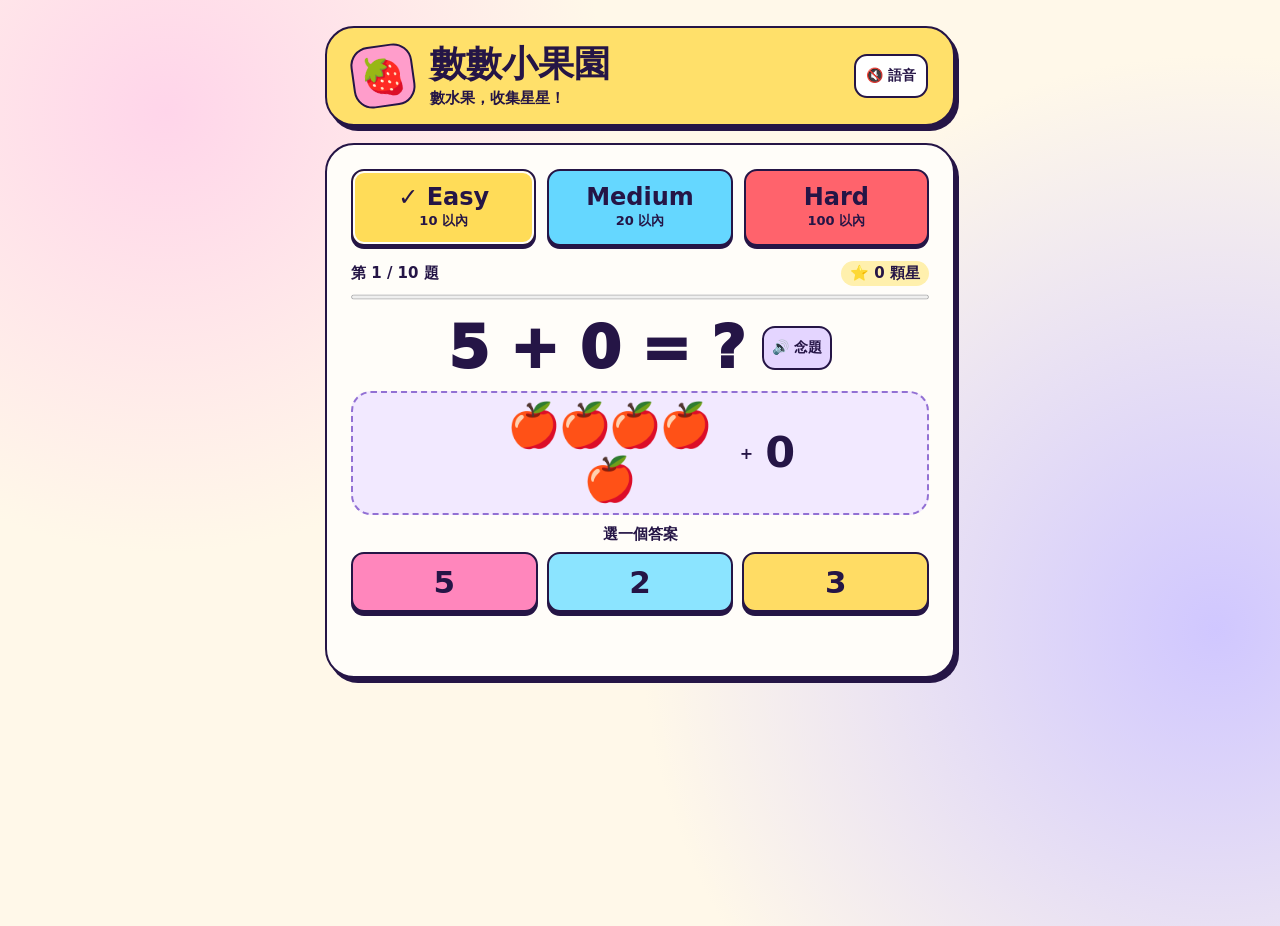
<file: index.html>
<!doctype html>
<html lang="zh-Hant">
<head>
<meta charset="utf-8">
<meta name="viewport" content="width=device-width, initial-scale=1">
<meta name="theme-color" content="#ffe06a">
<title>數數小果園</title>
<style>
:root {
  color-scheme: light;
  --ink: #251546;
  --paper: #fff8e9;
  --purple: #6d3bd3;
  --pink: #ff86bc;
  --yellow: #ffe06a;
  --mint: #aef2bf;
}
* { box-sizing: border-box; }
body {
  margin: 0;
  color: var(--ink);
  font-family: ui-rounded, system-ui, "PingFang TC", "Microsoft JhengHei", sans-serif;
  background:
    radial-gradient(circle at 13% 12%, #ffd5ea 0, transparent 32%),
    radial-gradient(circle at 95% 68%, #d0c7ff 0, transparent 42%),
    var(--paper);
  min-height: 100vh;
}
main { width: min(100% - 28px, 630px); margin: 26px auto 36px; }
h1, h2, p { margin: 0; }
.hero {
  display: flex;
  justify-content: space-between;
  align-items: center;
  gap: 10px;
  border: 2px solid var(--ink);
  border-radius: 29px;
  padding: 16px clamp(13px, 4vw, 25px);
  background: var(--yellow);
  box-shadow: 4px 5px 0 var(--ink);
  margin-bottom: 17px;
}
.hero-title { display: flex; align-items: center; gap: clamp(7px, 3vw, 16px); }
.mascot {
  display: grid;
  place-items: center;
  width: clamp(44px, 11vw, 62px);
  aspect-ratio: 1;
  background: #ff9dcb;
  border: 2px solid var(--ink);
  border-radius: 19px;
  font-size: clamp(25px, 6vw, 37px);
  transform: rotate(-8deg);
}
h1 { font-size: clamp(23px, 5.5vw, 36px); font-weight: 900; line-height: 1.13; }
.hero p { margin-top: 4px; font-size: clamp(12px, 2.9vw, 15px); font-weight: 650; }
.card {
  position: relative;
  padding: clamp(13px, 4vw, 24px);
  border: 2px solid var(--ink);
  border-radius: 29px;
  background: #fffdf9;
  box-shadow: 4px 5px 0 var(--ink);
}
.status {
  display: flex;
  align-items: center;
  justify-content: space-between;
  gap: 8px;
  flex-wrap: wrap;
}
button {
  font: inherit;
  color: inherit;
  min-height: 44px;
  border: 2px solid var(--ink);
  border-radius: 13px;
  background: #fff;
  padding: 5px 10px;
  font-weight: 800;
}
button { cursor: pointer; touch-action: manipulation; }
button:not(:disabled):active { transform: translateY(2px); }
button:focus-visible, [tabindex="-1"]:focus-visible {
  outline: 3px dashed var(--purple);
  outline-offset: 4px;
}
.primary { background: var(--purple); color: #fff; }
.difficulties {
  display: grid;
  grid-template-columns: repeat(3, minmax(0, 1fr));
  gap: clamp(5px, 2vw, 11px);
}
.difficulty {
  display: grid;
  align-content: center;
  gap: 1px;
  min-height: clamp(63px, 11vw, 77px);
  padding: 5px 2px;
  box-shadow: 0 3px 0 var(--ink);
}
.difficulty strong { font-size: clamp(15px, 4vw, 24px); line-height: 1.15; }
.difficulty small { font-size: clamp(11px, 2.8vw, 13px); }
.difficulty[data-limit="10"] { background: #ffdc58; }
.difficulty[data-limit="20"] { background: #65d7ff; }
.difficulty[data-limit="100"] { background: #ff636c; }
.difficulty[aria-pressed="true"] { box-shadow: inset 0 0 0 2px #fffdf9, 0 3px 0 var(--ink); }
.difficulty[aria-pressed="true"] strong::before { content: "✓ "; }
.voice { background: #fff; flex: none; font-size: 14px; }
.voice[aria-pressed="true"] { background: var(--mint); color: var(--ink); }
.status { margin: 15px 0 6px; font-weight: 800; font-size: 15px; }
#stars { padding: 3px 9px; border-radius: 999px; background: #fff0ad; }
progress { display: block; width: 100%; height: 10px; accent-color: var(--purple); }
progress::-webkit-progress-bar { background: #ede2ff; border-radius: 20px; }
progress::-webkit-progress-value { background: #8153ef; border-radius: 20px; }
progress::-moz-progress-bar { background: #8153ef; border-radius: 20px; }
.play, .result { text-align: center; margin-top: 13px; }
.prompt {
  display: flex;
  align-items: center;
  justify-content: center;
  flex-wrap: wrap;
  gap: clamp(6px, 3vw, 17px);
}
h2 { font-size: clamp(37px, 10vw, 59px); font-weight: 950; line-height: 1.13; }
#hear { background: #e4d5ff; font-size: 14px; padding-inline: 8px; }
.fruit-board {
  display: flex;
  align-items: center;
  justify-content: center;
  gap: clamp(5px, 2vw, 12px);
  min-height: 100px;
  margin: 10px 0;
  border: 2px dashed #9270d4;
  border-radius: 20px;
  padding: 8px;
  background: #f2e9ff;
  font-weight: 850;
}
.fruit-group {
  display: flex;
  flex-wrap: wrap;
  justify-content: center;
  gap: 4px;
  max-width: min(100%, 9.1em);
  font-size: clamp(26px, 6.6vw, 43px);
  line-height: 1.16;
}
.fruit-group.add { max-width: min(45%, 5.65em); }
.fruit { display: inline-block; text-align: center; width: 1.08em; }
.fruit-box {
  position: relative;
  display: inline-flex;
  align-items: center;
  gap: 3px;
  align-self: center;
  padding: 3px 5px;
  border: 2px solid #b180d5;
  border-radius: 10px;
  background: #fffdf9;
  font-size: .67em;
}
.fruit-box small { font-size: .6em; white-space: nowrap; }
.fruit-box .remaining {
  color: #642052;
  background: #ffd2e7;
  border-radius: 4px;
  padding: 1px 3px;
}
.fruit-box.removed { width: auto; }
.visual-hint { margin: -3px 0 8px; font-size: 13px; font-weight: 700; }
.fruit { position: relative; }
.removed { opacity: .55; }
.removed::after {
  content: "";
  position: absolute;
  inset: 48% 0 auto;
  height: 3px;
  background: #75244a;
  transform: rotate(-42deg);
}
#instruction { font-size: 15px; font-weight: 750; }
.options { display: grid; grid-template-columns: repeat(3, 1fr); gap: 9px; margin-top: 8px; }
.options button {
  min-height: 60px;
  font-size: 31px;
  background: var(--pink);
  box-shadow: 0 4px 0 var(--ink);
}
.options button:nth-child(2) { background: #8be4ff; }
.options button:nth-child(3) { background: #ffdc64; }
.options button.wrong { background: #f2e9f2; color: #654a67; box-shadow: none; }
.options button.right { background: #a0f6b2; animation: bounce .42s ease-out; }
.feedback { min-height: 1.45em; margin: 12px 0 6px; font-size: 15px; font-weight: 800; }
.primary { width: 100%; min-height: 48px; font-size: 17px; box-shadow: 0 3px 0 var(--ink); }
.voice-status { margin-top: 7px; font-size: 13px; text-align: center; }
.result { padding: 14px 0 0; }
.result-icon { font-size: 54px; display: block; margin-bottom: 8px; }
.result p { margin: 10px 0 16px; font-weight: 750; }
.confetti { position: absolute; inset: 0; overflow: hidden; pointer-events: none; border-radius: inherit; }
.confetti i {
  position: absolute;
  top: 70%;
  left: 50%;
  width: 9px;
  height: 13px;
  border-radius: 3px;
  background: var(--color);
  opacity: 0;
  animation: toss .72s ease-out forwards;
}
@keyframes toss {
  15% { opacity: 1; }
  100% { transform: translate(var(--x), var(--y)) rotate(var(--spin)); opacity: 0; }
}
@keyframes bounce {
  35% { transform: translateY(-7px) scale(1.07); }
  100% { transform: none; }
}
@media (max-width: 370px) {
  main { width: calc(100% - 20px); margin-top: 14px; }
  .hero { padding: 13px 9px; }
  .voice { padding-inline: 6px; font-size: 13px; }
}
@media (prefers-reduced-motion: reduce) {
  *, *::before, *::after { animation-duration: 0s !important; }
}
[hidden] { display: none !important; }
</style>
</head>
<body>
<main>
  <header class="hero">
    <div class="hero-title">
      <span class="mascot" aria-hidden="true">🍓</span>
      <div><h1>數數小果園</h1><p>數水果，收集星星！</p></div>
    </div>
    <button type="button" id="voice" class="voice" aria-label="語音" aria-pressed="false">🔇 語音</button>
  </header>
  <section class="card" aria-label="加減法練習">
    <div class="difficulties" role="group" aria-label="遊戲難度">
      <button type="button" class="difficulty" data-limit="10" aria-pressed="true">
        <strong>Easy</strong><small>10 以內</small>
      </button>
      <button type="button" class="difficulty" data-limit="20" aria-pressed="false">
        <strong>Medium</strong><small>20 以內</small>
      </button>
      <button type="button" class="difficulty" data-limit="100" aria-pressed="false">
        <strong>Hard</strong><small>100 以內</small>
      </button>
    </div>
    <div class="status"><span id="round"></span><span id="stars"></span></div>
    <progress id="progress" max="10" value="0" aria-label="答題進度"></progress>
    <div class="play" id="play">
      <div class="prompt">
        <h2 id="equation" tabindex="-1"></h2>
        <button type="button" id="hear">🔊 念題</button>
      </div>
      <div class="fruit-board" id="fruit-board" role="img"></div>
      <p id="visual-hint" class="visual-hint" hidden>每盒有 10 顆水果</p>
      <p id="instruction">選一個答案</p>
      <div class="options" id="options" role="group" aria-labelledby="instruction"></div>
      <p id="feedback" class="feedback" role="status"></p>
    </div>
    <div class="result" id="result" hidden>
      <span class="result-icon" aria-hidden="true">🏆</span>
      <h2 id="result-title" tabindex="-1">闖關完成！</h2>
      <p id="summary"></p>
      <button type="button" id="restart" class="primary">再玩一次</button>
    </div>
    <div id="confetti" class="confetti" aria-hidden="true"></div>
    <p id="voice-status" class="voice-status" role="status" hidden></p>
    <noscript>請開啟 JavaScript，才能開始遊戲。</noscript>
  </section>
</main>
<script>
"use strict";

const roundSize = 10;
const answerPauseMs = 2200;
const ui = Object.fromEntries(
  ["round", "stars", "progress", "play", "equation", "fruit-board",
    "options", "feedback", "result", "result-title", "summary", "restart",
    "voice", "hear", "confetti", "voice-status", "visual-hint"]
    .map(id => [id, document.getElementById(id)])
);
const difficultyButtons = document.querySelectorAll("[data-limit]");
let limit = 10;
let nextQuestionTimer;
let questions = [];
let index = 0;
let score = 0;
let answered = false;
let voiceEnabled = false;
const speech = window.speechSynthesis;
const fruitTypes = [
  {symbol: "🍎", name: "蘋果"},
  {symbol: "🍓", name: "草莓"},
  {symbol: "🍊", name: "橘子"},
  {symbol: "🍒", name: "櫻桃"},
  {symbol: "🍐", name: "梨子"}
];
const cheers = [
  "答對了！得到一顆星！",
  "好棒喔！又多一顆星！",
  "你數對了！送你一顆星！"
];

function taiwanVoice() {
  const voices = speech.getVoices().filter(voice => /^zh[-_]tw$/i.test(voice.lang));
  const femaleNames = /meijia|mei.?jia|hsiao.?chen|hsiao.?yu|yating|google.*台灣|美佳|曉臻|曉辰|曉雨|雅婷|hanhan|涵涵|ting.?ting/i;
  return voices.find(voice => femaleNames.test(voice.name)) ||
    voices.find(voice => /female|女聲/i.test(voice.name)) ||
    voices[0];
}

function voiceUnavailable() {
  ui["voice-status"].textContent = "這台裝置目前無法播放語音。";
  ui["voice-status"].hidden = false;
}

function speak(text) {
  if (!voiceEnabled) return;
  if (!speech || !window.SpeechSynthesisUtterance) {
    voiceUnavailable();
    return;
  }
  ui["voice-status"].hidden = true;
  speech.cancel();
  const utterance = new SpeechSynthesisUtterance(text);
  const voice = taiwanVoice();
  utterance.lang = "zh-TW";
  if (voice) utterance.voice = voice;
  utterance.rate = 0.84;
  utterance.pitch = 1.08;
  utterance.onerror = event => {
    if (!["canceled", "interrupted"].includes(event.error)) voiceUnavailable();
  };
  speech.speak(utterance);
}

function setVoice(enabled) {
  voiceEnabled = enabled;
  ui.voice.setAttribute("aria-pressed", String(enabled));
  ui.voice.textContent = enabled ? "🔊 語音" : "🔇 語音";
  if (!enabled) {
    ui["voice-status"].hidden = true;
    speech?.cancel();
  }
}

function readQuestion() {
  const {a, b, sign} = questions[index];
  const operation = sign === "+" ? "加" : "減";
  speak(a + " " + operation + " " + b + "，等於多少？");
}

function celebrate() {
  if (window.matchMedia("(prefers-reduced-motion: reduce)").matches) return;
  const colors = ["#fc66a4", "#25bfed", "#ffd940", "#a06bff", "#55d781"];
  const pieces = Array.from({length: 16}, (_, i) => {
    const piece = document.createElement("i");
    piece.style.setProperty("--color", colors[i % colors.length]);
    piece.style.setProperty("--x", ((i - 7.5) * 23) + "px");
    piece.style.setProperty("--y", (-70 - Math.random() * 175) + "px");
    piece.style.setProperty("--spin", (i * 50) + "deg");
    return piece;
  });
  ui.confetti.replaceChildren(...pieces);
}

function shuffle(items) {
  for (let i = items.length - 1; i > 0; i--) {
    const j = Math.floor(Math.random() * (i + 1));
    [items[i], items[j]] = [items[j], items[i]];
  }
  return items;
}

function newRound(focus = false) {
  clearTimeout(nextQuestionTimer);
  const additions = [];
  const subtractions = [];
  for (let a = 0; a <= limit; a++) {
    for (let b = 0; b <= limit; b++) {
      if (a + b <= limit) additions.push({a, b, sign: "+", answer: a + b});
      if (b <= a) subtractions.push({a, b, sign: "−", answer: a - b});
    }
  }
  shuffle(additions);
  shuffle(subtractions);
  const half = roundSize / 2;
  questions = shuffle([...additions.slice(0, half), ...subtractions.slice(0, half)]);
  index = 0;
  score = 0;
  ui.play.hidden = false;
  ui.result.hidden = true;
  showQuestion(focus);
  readQuestion();
}

function fruitGroup(fruitType, count, removed, grouped, isAdd = false) {
  const group = document.createElement("span");
  group.className = isAdd ? "fruit-group add" : "fruit-group";
  if (count === 0) {
    group.textContent = "0";
    return group;
  }

  const kept = count - removed;
  const boxes = grouped ? Math.floor(count / 10) : 0;
  for (let i = 0; i < boxes; i++) {
    const box = document.createElement("span");
    box.className = "fruit-box";
    box.textContent = fruitType.symbol;
    const label = document.createElement("small");
    const keptInBox = Math.max(0, Math.min(10, kept - i * 10));
    if (keptInBox === 0) box.classList.add("removed");
    if (keptInBox > 0 && keptInBox < 10) {
      label.className = "remaining";
      label.textContent = "剩 " + keptInBox;
    } else {
      label.textContent = "×10";
    }
    box.append(label);
    group.append(box);
  }

  for (let i = boxes * 10; i < count; i++) {
    const fruit = document.createElement("span");
    fruit.className = i >= kept ? "fruit removed" : "fruit";
    fruit.textContent = fruitType.symbol;
    group.append(fruit);
  }
  return group;
}

function showQuestion(focus) {
  const {a, b, sign, answer} = questions[index];
  const add = sign === "+";
  const fruit = fruitTypes[index % fruitTypes.length];
  const grouped = limit === 100;
  ui["visual-hint"].hidden = !grouped;
  answered = false;
  ui.confetti.replaceChildren();
  ui.round.textContent = "第 " + (index + 1) + " / " + roundSize + " 題";
  ui.stars.textContent = "⭐ " + score + " 顆星";
  ui.progress.value = index;
  ui.equation.textContent = a + " " + sign + " " + b + " = ?";
  ui["fruit-board"].replaceChildren();
  if (add) {
    const plus = document.createElement("span");
    plus.textContent = "+";
    ui["fruit-board"].append(fruitGroup(fruit, a, 0, grouped, true), plus, fruitGroup(fruit, b, 0, grouped, true));
    ui["fruit-board"].setAttribute("aria-label", a + " 顆" + fruit.name + "，再加 " + b + " 顆");
  } else {
    ui["fruit-board"].append(fruitGroup(fruit, a, b, grouped));
    ui["fruit-board"].setAttribute("aria-label", a + " 顆" + fruit.name + "，劃掉 " + b + " 顆");
  }
  ui.options.replaceChildren();
  ui.feedback.textContent = "";
  const candidates = [-10, -5, -3, -2, -1, 1, 2, 3, 5, 10]
    .map(offset => answer + offset)
    .filter(choice => choice >= 0 && choice <= limit);
  const choices = shuffle([answer, ...shuffle(candidates).slice(0, 2)]);
  for (const choice of choices) {
    const button = document.createElement("button");
    button.type = "button";
    button.textContent = choice;
    button.addEventListener("click", () => checkAnswer(button, choice === answer));
    ui.options.append(button);
  }
  if (focus) ui.equation.focus();
}

function checkAnswer(button, correct) {
  if (answered) return;
  if (!correct) {
    button.classList.add("wrong");
    button.disabled = true;
    ui.feedback.textContent = "再數一次水果，試試看！";
    speak("別急，再數一次水果，試試看！");
    ui.options.querySelector("button:not(:disabled)").focus();
    return;
  }
  answered = true;
  score++;
  button.classList.add("right");
  for (const option of ui.options.children) option.disabled = true;
  ui.stars.textContent = "⭐ " + score + " 顆星";
  ui.progress.value = score;
  const cheer = cheers[(score - 1) % cheers.length];
  ui.feedback.textContent = cheer + " ⭐";
  celebrate();
  speak(cheer);
  nextQuestionTimer = setTimeout(advanceQuestion, answerPauseMs);
}

function advanceQuestion() {
  index++;
  if (index < roundSize) {
    showQuestion(true);
    readQuestion();
    return;
  }
  ui.play.hidden = true;
  ui.result.hidden = false;
  ui.summary.textContent = "你完成了 " + roundSize + " 題，收集到 " + score + " 顆星！";
  ui["result-title"].focus();
  celebrate();
  speak("闖關完成！你收集到十顆星，太棒了！");
}

ui.voice.addEventListener("click", () => {
  setVoice(!voiceEnabled);
  if (ui.result.hidden && !answered) readQuestion();
  else if (voiceEnabled) speak(ui.result.hidden ? "答對了！" : "闖關完成！");
});
ui.hear.addEventListener("click", () => {
  setVoice(true);
  readQuestion();
});

for (const button of difficultyButtons) {
  button.addEventListener("click", () => {
    const selectedLimit = Number(button.dataset.limit);
    if (selectedLimit === limit) return;
    limit = selectedLimit;
    for (const item of difficultyButtons) {
      item.setAttribute("aria-pressed", String(item === button));
    }
    newRound();
  });
}
ui.restart.addEventListener("click", () => newRound(true));
newRound();
</script>
</body>
</html>
</file>
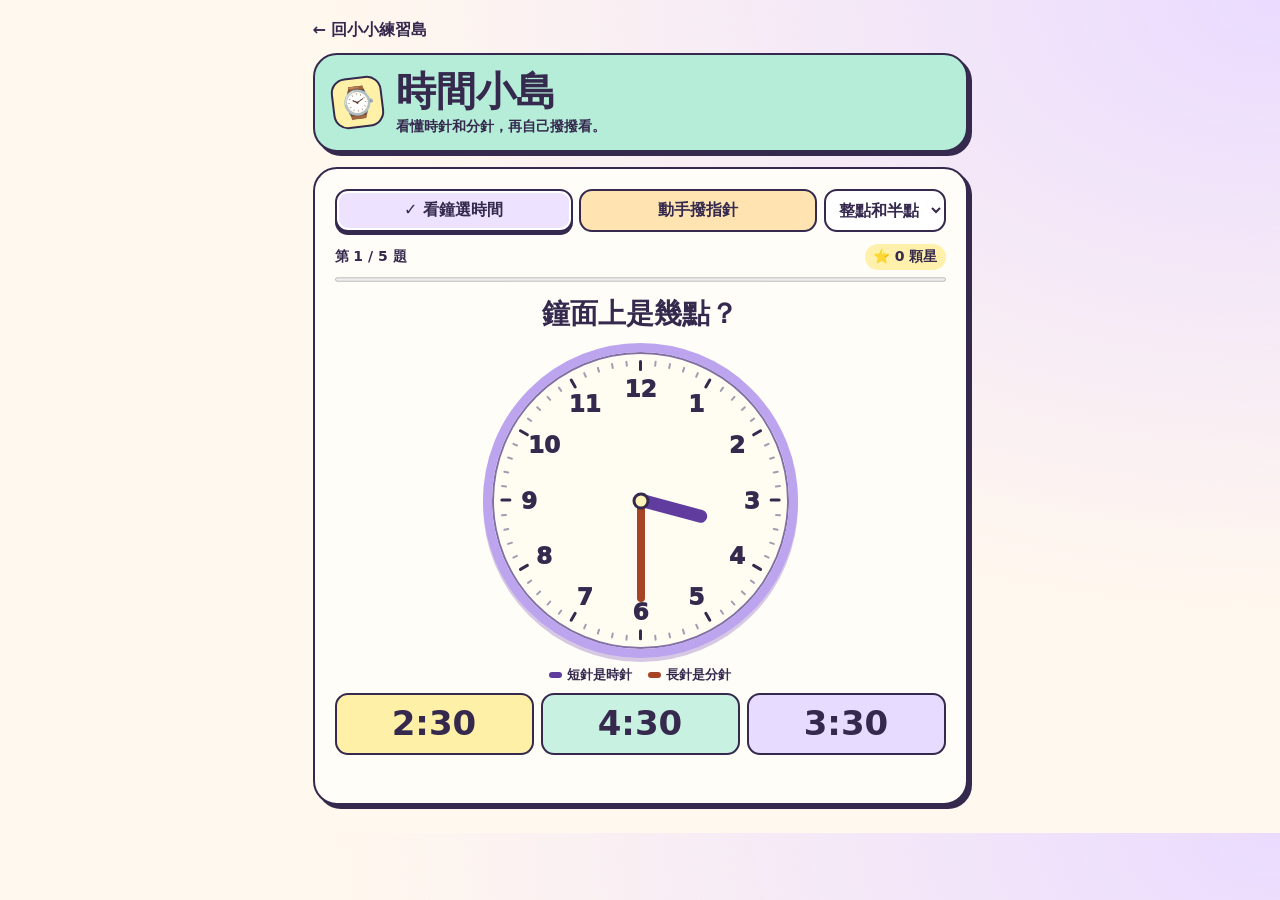
<file: clock.html>
<!doctype html>
<html lang="zh-Hant-TW">
<head>
<meta charset="utf-8"><meta name="viewport" content="width=device-width,initial-scale=1">
<meta name="theme-color" content="#fff8ee">
<title>時間小島｜小小練習島</title>
<style>
:root{color-scheme:light;--ink:#35294e;--violet:#613c9f;--mint:#b5edd9;--orange:#a74425;--paper:#fff8ee}
*{box-sizing:border-box}
body{margin:0;background:radial-gradient(ellipse at 100% 0%,#eadbff,transparent 52%),var(--paper);color:var(--ink);font-family:ui-rounded,"PingFang TC","Microsoft JhengHei",system-ui,sans-serif;line-height:1.4}
main{width:min(100% - 24px,655px);margin:10px auto 28px}
a{color:inherit}.back{display:inline-block;padding:9px 0;text-decoration:none;font-weight:850}
h1,h2,p{margin:0}
.hero,.panel{border:2px solid var(--ink);border-radius:24px;box-shadow:4px 4px 0 var(--ink)}
.hero{display:flex;align-items:center;gap:13px;margin:3px 0 15px;padding:13px 17px;background:var(--mint)}
.hero-icon{display:grid;place-items:center;flex:none;width:51px;height:51px;border:2px solid var(--ink);border-radius:15px;background:#fff1a8;font-size:30px;transform:rotate(-7deg)}
h1{font-size:clamp(28px,7vw,40px);font-weight:950;line-height:1.15}
.hero p{font-size:14px;font-weight:750;margin-top:3px}
.panel{background:#fffdf8;padding:clamp(10px,3vw,20px)}
button,select{font:inherit;color:inherit;background:#fff;border:2px solid var(--ink);border-radius:13px;min-height:43px;min-width:44px;padding:5px 9px;font-weight:850}
button{cursor:pointer;touch-action:manipulation}button:active:not(:disabled){transform:translateY(2px)}
a:focus-visible,button:focus-visible,select:focus-visible,[tabindex="-1"]:focus-visible{outline:3px dashed var(--violet);outline-offset:3px}
.toolbar{display:flex;gap:7px;flex-wrap:wrap;justify-content:space-between;align-items:center}
.modes{display:grid;grid-template-columns:repeat(2,minmax(0,1fr));gap:6px;flex:1}
.modes button{white-space:nowrap;background:#ede2ff}
.modes button:last-child{background:#ffe4b2}
.modes button[aria-pressed=true]{box-shadow:inset 0 0 0 2px white,0 3px 0 var(--ink)}
.modes button[aria-pressed=true]::before{content:"✓ "}
.status{display:flex;justify-content:space-between;align-items:center;font-size:14px;font-weight:850;margin:12px 0 5px}
#stars{background:#fff0ac;border-radius:99px;padding:3px 8px}
progress{display:block;width:100%;height:9px;accent-color:var(--violet)}
#play,#finished{text-align:center;margin-top:10px}
h2{font-size:clamp(20px,5vw,28px);font-weight:950}
#target{font-size:clamp(23px,7vw,37px);font-variant-numeric:tabular-nums;font-weight:950;color:var(--violet)}
.dial{
  position:relative;width:min(100%,315px);aspect-ratio:1;margin:10px auto 5px;
  border:9px solid #bca5ee;border-radius:50%;background:#fffcf1;
  box-shadow:0 4px 0 #794fb54e,inset 0 0 0 2px #8270a4;
  container-type:inline-size;isolation:isolate;user-select:none;
}
.dial.adjustable{touch-action:none;cursor:crosshair}
.tick,.number,.hand,.pin{position:absolute}
.tick{top:2.6%;left:calc(50% - 1px);width:2px;height:2%;border-radius:2px;background:#a39cb1;transform-origin:50% 2370%;transform:rotate(var(--angle))}
.tick.major{top:2.8%;height:3.6%;width:3px;left:calc(50% - 1.5px);background:var(--ink);transform-origin:50% 1311%}
.number{left:var(--x);top:var(--y);transform:translate(-50%,-50%);font-size:7.8cqw;font-weight:950;font-variant-numeric:tabular-nums}
.hand{z-index:2;left:50%;bottom:50%;transform:translateX(-50%) rotate(var(--turn));transform-origin:50% 100%;border-radius:999px 999px 3px 3px}
.hand::before{content:"";position:absolute;inset:0 -10px}
.hour{height:23%;width:13px;background:var(--violet);z-index:3}
.minute{height:34%;width:8px;background:var(--orange)}
.adjustable .hand{cursor:grab}
.pin{z-index:4;width:17px;aspect-ratio:1;left:50%;top:50%;transform:translate(-50%,-50%);background:#fff3b7;border:3px solid var(--ink);border-radius:50%;pointer-events:none}
.legend{display:flex;gap:16px;justify-content:center;font-size:13px;font-weight:850;margin-top:8px}
.legend span::before{content:"";display:inline-block;width:13px;height:6px;vertical-align:middle;border-radius:5px;margin-right:5px;background:var(--violet)}
.legend span:last-child::before{background:var(--orange)}
.choices,.hands{display:grid;gap:7px;margin-top:9px}
.choices{grid-template-columns:repeat(3,minmax(0,1fr))}
.choices button{font-size:clamp(21px,6vw,34px);font-variant-numeric:tabular-nums;background:#fff0a8;min-height:55px;padding-inline:0}
.choices button:nth-child(2){background:#c9f1e1}
.choices button:nth-child(3){background:#e7dcff}
.choices .right{background:#b8efd1}.choices .wrong{background:#f4edf2;color:#74576a}
.hands{grid-template-columns:repeat(2,minmax(0,1fr))}
.hand-control{display:grid;grid-template-columns:44px 1fr 44px;gap:3px;padding:3px;border:1px solid #d7cce6;border-radius:14px}
.hand-control button{min-width:0;padding-inline:2px}
.hand-control [aria-pressed=true]{background:#ede1ff;border-color:var(--violet)}
.hand-control:last-child [aria-pressed=true]{background:#ffe6cf;border-color:var(--orange)}
#feedback{min-height:1.4em;margin-top:6px;font-weight:850}
#help{margin-top:5px;font-size:13px}
.primary{background:var(--violet);color:white;width:100%;margin-top:8px}
.medal{font-size:50px}#finished p{margin:7px 0}
[hidden]{display:none!important}
@media(max-width:380px){.toolbar select{width:100%}.hand-control{grid-template-columns:35px 1fr 35px}.hand-control button{font-size:13px}}
</style>
</head>
<body>
<main>
<a class="back" href="./learn.html">← 回小小練習島</a>
<header class="hero"><span class="hero-icon" aria-hidden="true">⌚</span><div><h1>時間小島</h1><p>看懂時針和分針，再自己撥撥看。</p></div></header>
<section class="panel" aria-label="時鐘練習">
  <div class="toolbar">
    <div class="modes" role="group" aria-label="選擇玩法">
      <button type="button" data-mode="read" aria-pressed="true">看鐘選時間</button>
      <button type="button" data-mode="set" aria-pressed="false">動手撥指針</button>
    </div>
    <select id="level" aria-label="練習難度">
      <option value="30">整點和半點</option><option value="5">每 5 分鐘</option><option value="1">每 1 分鐘</option>
    </select>
  </div>
  <div class="status"><span id="count"></span><span id="stars">⭐ 0 顆星</span></div>
  <progress id="progress" max="5" value="0" aria-label="闖關進度"></progress>
  <div id="play">
    <h2 id="prompt" tabindex="-1">鐘面上是幾點？</h2>
    <p id="target" hidden></p>
    <div id="dial" class="dial" role="img" aria-label="請看鐘面上的時針和分針">
      <span id="minute" class="hand minute" data-hand="minute" aria-hidden="true"></span>
      <span id="hour" class="hand hour" data-hand="hour" aria-hidden="true"></span>
      <span class="pin" aria-hidden="true"></span>
    </div>
    <p class="legend"><span>短針是時針</span><span>長針是分針</span></p>
    <div id="choices" class="choices" role="group" aria-label="選擇時間"></div>
    <div id="adjust" hidden>
      <p id="help">可拖動指針，或按兩邊的 −、＋。</p>
      <div class="hands">
        <div class="hand-control" role="group" aria-label="調整時針">
          <button type="button" data-adjust="hour" data-step="-1" aria-label="時針退一小時">−</button>
          <button type="button" data-select="hour" aria-pressed="true">時針</button>
          <button type="button" data-adjust="hour" data-step="1" aria-label="時針進一小時">＋</button>
        </div>
        <div class="hand-control" role="group" aria-label="調整分針">
          <button type="button" data-adjust="minute" data-step="-1" aria-label="分針往回撥">−</button>
          <button type="button" data-select="minute" aria-pressed="false">分針</button>
          <button type="button" data-adjust="minute" data-step="1" aria-label="分針往前撥">＋</button>
        </div>
      </div>
      <button type="button" class="primary" id="check">檢查</button>
    </div>
    <p id="feedback" role="status"></p>
  </div>
  <div id="finished" hidden><span class="medal" aria-hidden="true">🏅</span><h2 id="finish-title" tabindex="-1">時間任務完成！</h2>
    <p>你收集了 5 顆星。</p><button type="button" class="primary" id="restart">再玩一次</button>
  </div>
  <noscript>請開啟 JavaScript 開始玩。</noscript>
</section>
</main>
<script src="./clock-game.js" defer></script>
</body>
</html>
</file>
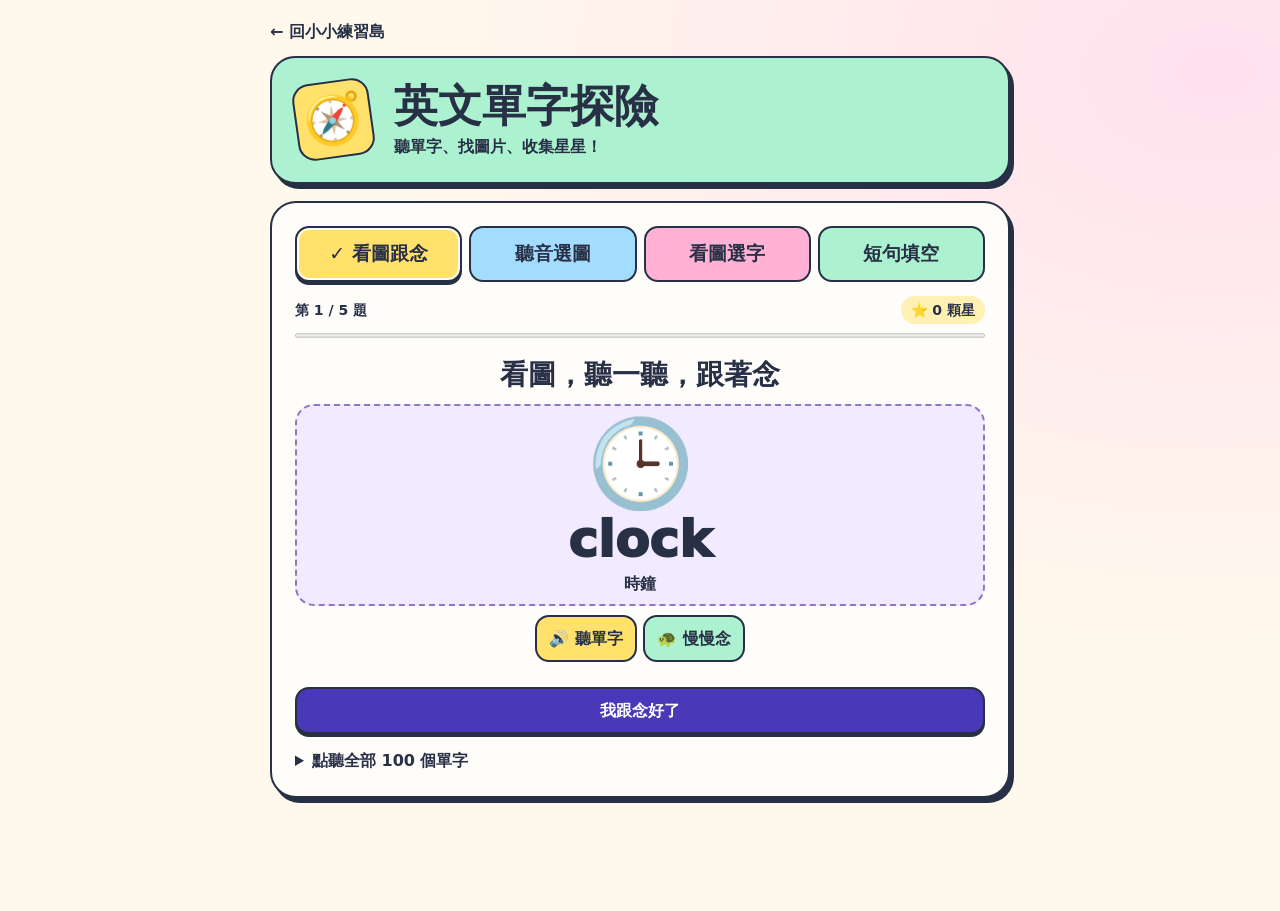
<file: english.html>
<!doctype html>
<html lang="zh-Hant-TW">
<head>
<meta charset="utf-8">
<meta name="viewport" content="width=device-width, initial-scale=1">
<meta name="theme-color" content="#fff8ec">
<meta name="description" content="看圖聽發音，玩遊戲認識 100 個英文單字。">
<title>英文單字探險｜小小練習島</title>
<style>
:root {
  color-scheme: light;
  --ink: #283046;
  --paper: #fff8ec;
  --mint: #acf2d0;
  --yellow: #ffe16c;
  --blue: #a2ddff;
  --pink: #ffb2d3;
  --navy: #4938b7;
}
* { box-sizing: border-box; }
body {
  margin: 0;
  min-height: 100vh;
  background: radial-gradient(ellipse at 95% 8%, #ffe1ee, transparent 48%), var(--paper);
  color: var(--ink);
  font-family: ui-rounded, "PingFang TC", "Microsoft JhengHei", system-ui, sans-serif;
  line-height: 1.45;
}
main { width: min(100% - 24px, 740px); margin: 11px auto 28px; }
a { color: inherit; }
h1, h2, p { margin: 0; }
button {
  min-height: 47px;
  padding: 5px 12px;
  border: 2px solid var(--ink);
  background: #fffdf9;
  border-radius: 14px;
  color: inherit;
  font: inherit;
  font-weight: 850;
  cursor: pointer;
  touch-action: manipulation;
}
button:active:not(:disabled) { transform: translateY(2px); }
a:focus-visible, button:focus-visible, input:focus-visible, [tabindex="-1"]:focus-visible { outline: 3px dashed var(--navy); outline-offset: 3px; }
.back { display: inline-block; padding: 9px 0; font-weight: 850; text-decoration: none; }
.hero {
  display: flex;
  align-items: center;
  gap: clamp(12px, 4vw, 22px);
  margin: 4px 0 17px;
  padding: clamp(13px, 4vw, 23px);
  border: 2px solid var(--ink);
  border-radius: 25px;
  background: var(--mint);
  box-shadow: 4px 5px 0 var(--ink);
}
.hero-icon {
  display: grid;
  place-items: center;
  width: clamp(50px, 15vw, 77px);
  aspect-ratio: 1;
  border: 2px solid var(--ink);
  border-radius: 17px;
  background: var(--yellow);
  transform: rotate(-8deg);
  flex: none;
  font-size: clamp(29px, 8vw, 48px);
}
h1 { font-size: clamp(26px, 7vw, 44px); line-height: 1.14; font-weight: 950; }
.hero p { font-size: clamp(13px, 3.5vw, 16px); margin-top: 4px; font-weight: 750; }
.panel {
  border: 2px solid var(--ink);
  border-radius: 26px;
  background: #fffdfa;
  padding: clamp(10px, 3.5vw, 23px);
  box-shadow: 4px 5px 0 var(--ink);
}
.activities, .answers { display: grid; grid-template-columns: repeat(3, minmax(0, 1fr)); gap: 7px; }
.activities { grid-template-columns: repeat(4, minmax(0, 1fr)); }
@media (max-width: 520px) { .activities { grid-template-columns: repeat(2, minmax(0, 1fr)); } }
.activity { padding-inline: 3px; font-size: clamp(13px, 3.7vw, 19px); min-height: 56px; }
.activity:nth-child(1) { background: var(--yellow); }
.activity:nth-child(2) { background: var(--blue); }
.activity:nth-child(3) { background: var(--pink); }
.activity:nth-child(4) { background: var(--mint); }
.activity[aria-pressed="true"] { box-shadow: inset 0 0 0 2px #fffdfa, 0 3px 0 var(--ink); }
.activity[aria-pressed="true"]::before { content: "✓ "; }
.status { display: flex; justify-content: space-between; align-items: center; gap: 8px; margin: 14px 0 7px; font-size: 14px; font-weight: 850; }
#stars { background: #fff0b4; padding: 4px 10px; border-radius: 99px; }
progress { display: block; width: 100%; height: 9px; accent-color: var(--navy); }
.play, .finished { text-align: center; margin-top: 15px; }
h2 { font-weight: 950; font-size: clamp(20px, 5vw, 28px); }
.clue {
  display: grid;
  justify-items: center;
  align-content: center;
  margin: 9px 0;
  padding: 9px 5px;
  min-height: 115px;
  border: 2px dashed #9176c6;
  border-radius: 19px;
  background: #f2eaff;
}
#picture, .trophy { font-size: clamp(50px, 16vw, 86px); line-height: 1.12; }
#word { font-size: clamp(29px, 10vw, 50px); font-weight: 950; line-height: 1.13; overflow-wrap: anywhere; }
#sentence { padding: 5px; font-size: clamp(21px, 5.5vw, 31px); font-weight: 900; }
#meaning { margin-top: 4px; font-weight: 750; }
.sound-tools { display: flex; flex-wrap: wrap; justify-content: center; gap: 6px; margin-top: 9px; }
.sound-tools button { background: var(--mint); }
#hear { background: var(--yellow); }
.answers { margin-top: 12px; }
.answer { background: var(--yellow); padding-inline: 1px; min-height: 62px; font-size: clamp(12px, 4vw, 23px); overflow-wrap: anywhere; box-shadow: 0 3px 0 var(--ink); }
.answer:nth-child(2) { background: var(--blue); }
.answer:nth-child(3) { background: var(--pink); }
.answer.picture { font-size: clamp(30px, 9vw, 53px); }
.answer.correct { background: var(--mint); }
.answer.wrong { background: #eee7ef; color: #544a63; }
.primary { width: 100%; background: var(--navy); color: white; margin-top: 13px; box-shadow: 0 3px 0 var(--ink); }
#feedback { min-height: 1.45em; margin-top: 11px; font-weight: 850; }
#feedback:empty { margin-top: 0; min-height: 0; }
#audio-status { margin-top: 6px; font-size: 13px; }
details { margin-top: 15px; }
summary { font-weight: 850; cursor: pointer; }
#word-search { margin-top: 9px; width: 100%; min-height: 44px; padding: 7px 10px; border: 2px solid var(--ink); border-radius: 12px; font: inherit; }
#no-matches { margin-top: 7px; }
.wordbank { display: grid; grid-template-columns: repeat(auto-fill, minmax(104px, 1fr)); gap: 5px; margin-top: 8px; }
.wordbank button { padding-inline: 4px; background: #e5f8f2; font-size: 14px; }
[hidden] { display: none !important; }
</style>
<script src="./english-audio.js?v=american-slow" defer></script>
<script src="./english.js?v=grade1" defer></script>
</head>
<body>
<main>
  <a class="back" href="./learn.html">← 回小小練習島</a>
  <header class="hero">
    <span class="hero-icon" aria-hidden="true">🧭</span>
    <div><h1>英文單字探險</h1><p>聽單字、找圖片、收集星星！</p></div>
  </header>
  <section class="panel" aria-label="英文單字練習">
    <div class="activities" role="group" aria-label="選擇練習">
      <button type="button" class="activity" data-mode="repeat" aria-pressed="true">看圖跟念</button>
      <button type="button" class="activity" data-mode="listen" aria-pressed="false">聽音選圖</button>
      <button type="button" class="activity" data-mode="read" aria-pressed="false">看圖選字</button>
      <button type="button" class="activity" data-mode="sentence" aria-pressed="false">短句填空</button>
    </div>
    <div class="status"><span id="round"></span><span id="stars"></span></div>
    <progress id="progress" aria-label="探險進度" value="0" max="5"></progress>
    <div id="play" class="play">
      <h2 id="prompt" tabindex="-1"></h2>
      <div class="clue" id="clue">
        <div id="picture" role="img"></div>
        <p id="word" lang="en"></p>
        <p id="sentence" lang="en" hidden></p>
        <p id="meaning"></p>
      </div>
      <div class="sound-tools" id="sound-tools">
        <button type="button" id="hear">🔊 聽單字</button>
        <button type="button" id="slow">🐢 慢慢念</button>
      </div>
      <div class="answers" id="answers" role="group" aria-label="選答案"></div>
      <p id="feedback" role="status"></p>
      <button class="primary" type="button" id="ready">我跟念好了</button>
    </div>
    <div class="finished" id="finished" hidden>
      <span class="trophy" aria-hidden="true">🏆</span>
      <h2 id="finish-title" tabindex="-1">探險完成！</h2>
      <p>你收集了 5 顆星 ⭐</p>
      <button type="button" class="primary" id="again">再玩一次</button>
    </div>
    <p id="audio-status" role="status" hidden></p>
    <audio id="audio" preload="none" hidden></audio>
    <noscript>請開啟 JavaScript 開始玩。</noscript>
    <details id="wordbank-area">
      <summary>點聽全部 100 個單字</summary>
      <input type="search" id="word-search" aria-label="搜尋單字" placeholder="輸入英文或中文搜尋">
      <p id="no-matches" role="status" hidden>找不到這個單字。</p>
      <div class="wordbank" id="wordbank"></div>
    </details>
  </section>
</main>
</body>
</html>
</file>
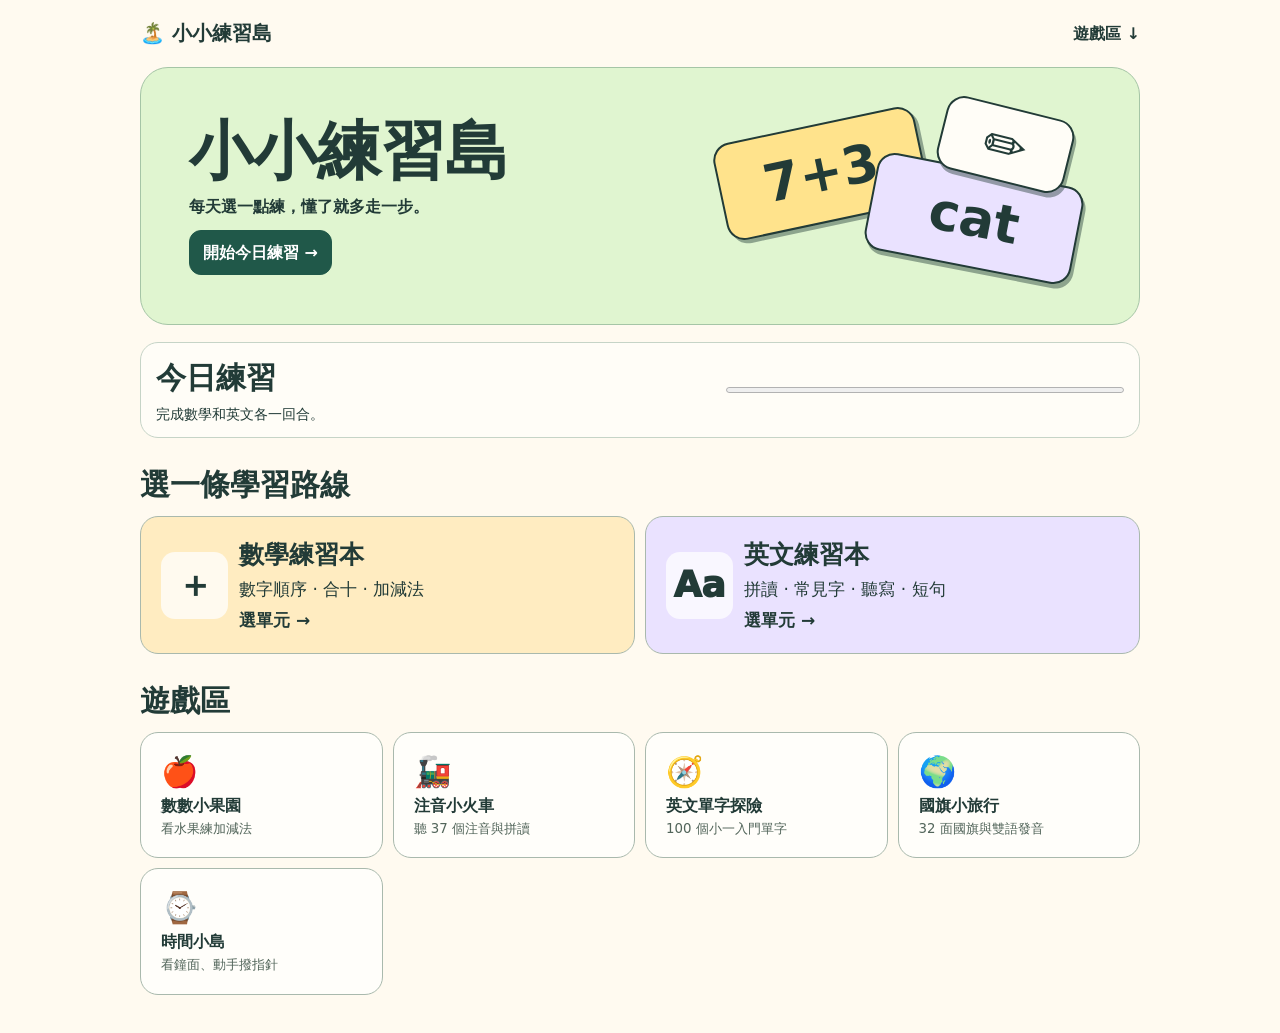
<file: learn.html>
<!doctype html>
<html lang="zh-Hant-TW">
<head>
<meta charset="utf-8"><meta name="viewport" content="width=device-width,initial-scale=1"><meta name="theme-color" content="#fffaf0">
<meta name="description" content="孩子的數學、英文、注音和國旗練習。">
<title>小小練習島</title>
<link rel="stylesheet" href="./island-practice.css">
<script src="./island-practice.js" defer></script>
</head>
<body>
<header class="nav wrap"><a class="brand" href="./learn.html"><span aria-hidden="true">🏝️</span> 小小練習島</a><a href="#games">遊戲區 ↓</a></header>
<main class="wrap" data-view="home">
  <section class="landing" aria-labelledby="title">
    <div><h1 id="title">小小練習島</h1><p>每天選一點練，懂了就多走一步。</p><a class="button primary" href="./practice.html?subject=math">開始今日練習 →</a></div>
    <div class="cover-art" aria-hidden="true"><div class="art-math">7+3</div><div class="art-english" lang="en">cat</div><div class="art-pencil">✏️</div></div>
  </section>
  <section class="daily" aria-labelledby="daily-title">
    <div><h2 id="daily-title">今日練習</h2><p id="daily-copy" aria-live="polite">完成數學和英文各一回合。</p></div>
    <progress id="daily-progress" max="2" value="0" aria-label="今日科目完成數"></progress>
  </section>
  <section aria-labelledby="routes-title">
    <h2 id="routes-title">選一條學習路線</h2>
    <div class="routes">
      <a class="route math" href="./practice.html?subject=math"><span class="stamp" aria-hidden="true">＋</span><strong>數學練習本</strong><span>數字順序 · 合十 · 加減法</span><span class="route-action">選單元 →</span></a>
      <a class="route literacy" href="./practice.html?subject=english"><span class="stamp" aria-hidden="true" lang="en">Aa</span><strong>英文練習本</strong><span>拼讀 · 常見字 · 聽寫 · 短句</span><span class="route-action">選單元 →</span></a>
    </div>
  </section>
  <section id="games" class="separate" aria-labelledby="games-title">
    <h2 id="games-title">遊戲區</h2>
    <div class="games">
      <a class="game-card" href="./index.html"><span aria-hidden="true">🍎</span><strong>數數小果園</strong><small>看水果練加減法</small></a>
      <a class="game-card" href="./zhuyin.html"><span aria-hidden="true">🚂</span><strong>注音小火車</strong><small>聽 37 個注音與拼讀</small></a>
      <a class="game-card" href="./english.html"><span aria-hidden="true">🧭</span><strong>英文單字探險</strong><small>100 個小一入門單字</small></a>
      <a class="game-card" href="./flags.html"><span aria-hidden="true">🌍</span><strong>國旗小旅行</strong><small>32 面國旗與雙語發音</small></a>
      <a class="game-card" href="./clock.html"><span aria-hidden="true">⌚</span><strong>時間小島</strong><small>看鐘面、動手撥指針</small></a>
    </div>
  </section>
</main>
</body>
</html>
</file>
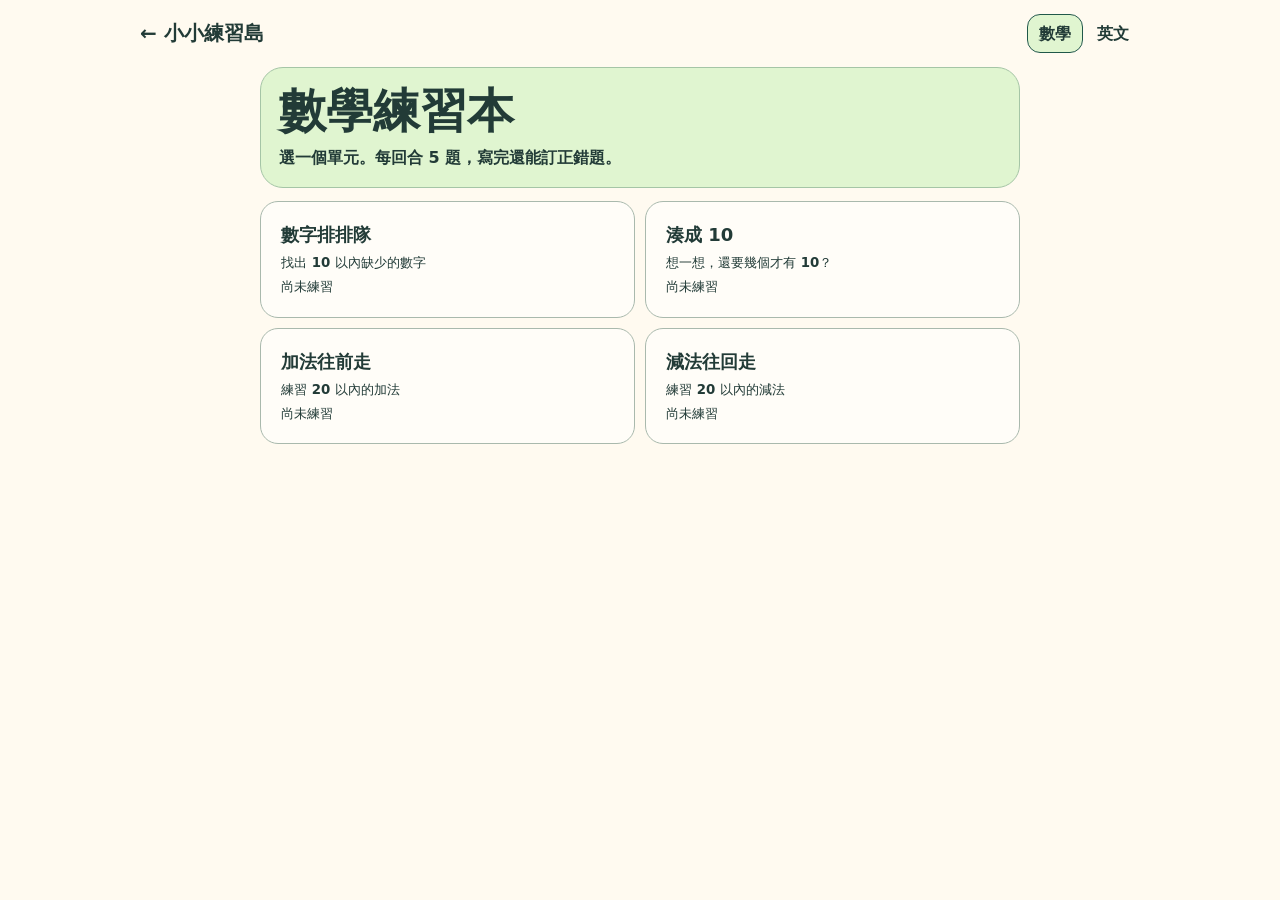
<file: practice.html>
<!doctype html>
<html lang="zh-Hant-TW">
<head>
<meta charset="utf-8"><meta name="viewport" content="width=device-width,initial-scale=1"><meta name="theme-color" content="#fffaf0">
<title>分級練習｜小小練習島</title>
<link rel="stylesheet" href="./island-practice.css">
<script src="./english-audio.js?v=american-slow" defer></script>
<script src="./island-practice.js" defer></script>
</head>
<body>
<header class="nav wrap"><a class="brand" href="./learn.html">← 小小練習島</a><nav aria-label="練習科目"><a id="math-tab" href="./practice.html?subject=math">數學</a><a id="english-tab" href="./practice.html?subject=english">英文</a></nav></header>
<main class="wrap book" data-view="practice">
  <header class="book-header"><h1 id="book-title">練習本</h1><p id="book-description">先選一個單元。</p></header>
  <section id="unit-list" class="units" aria-label="選擇單元"></section>
  <section id="exercise" class="paper" aria-label="作答區" hidden>
    <div class="paper-top"><span id="steps"></span><span id="timer" aria-label="已練習時間">00:00</span></div>
    <progress id="question-progress" max="5" value="0" aria-label="答題進度"></progress>
    <h2 id="question" tabindex="-1"></h2>
    <p id="hint"></p>
    <button id="listen" type="button" hidden>🔊 聽發音</button>
    <p id="audio-error" role="status" hidden>暫時無法播放，請再試一次。</p>
    <audio id="recording" hidden preload="none"></audio>
    <div id="visual" aria-hidden="true"></div>
    <details id="writing" open>
      <summary>✏️ 手寫練習</summary>
      <div class="writing-frame"><canvas id="canvas" width="780" height="180" aria-label="手寫草稿區"></canvas></div>
      <div class="writing-tools"><small>可用手指或觸控筆寫。用下方答案欄或選項批改。</small><button id="clear" type="button">清除手寫</button></div>
    </details>
    <form id="answer-form" hidden novalidate>
      <label for="answer" id="answer-label">輸入答案</label>
      <div class="answer-row"><input id="answer" autocomplete="off" autocorrect="off" autocapitalize="none" spellcheck="false"><button class="primary" type="submit">檢查</button></div>
    </form>
    <div id="choices" class="choices" role="group" aria-label="選答案" hidden></div>
    <p id="feedback" role="status"></p>
    <button class="primary" id="advance" type="button" hidden>下一題 →</button>
  </section>
  <section id="result" class="paper results" hidden>
    <h2 id="result-title" tabindex="-1">練習完成！</h2>
    <p id="result-copy"></p>
    <button class="warn" id="retry" type="button" hidden>訂正錯題</button>
    <button id="another" type="button">回單元選單</button>
  </section>
  <noscript>請開啟 JavaScript 以使用練習本。</noscript>
</main>
</body>
</html>
</file>
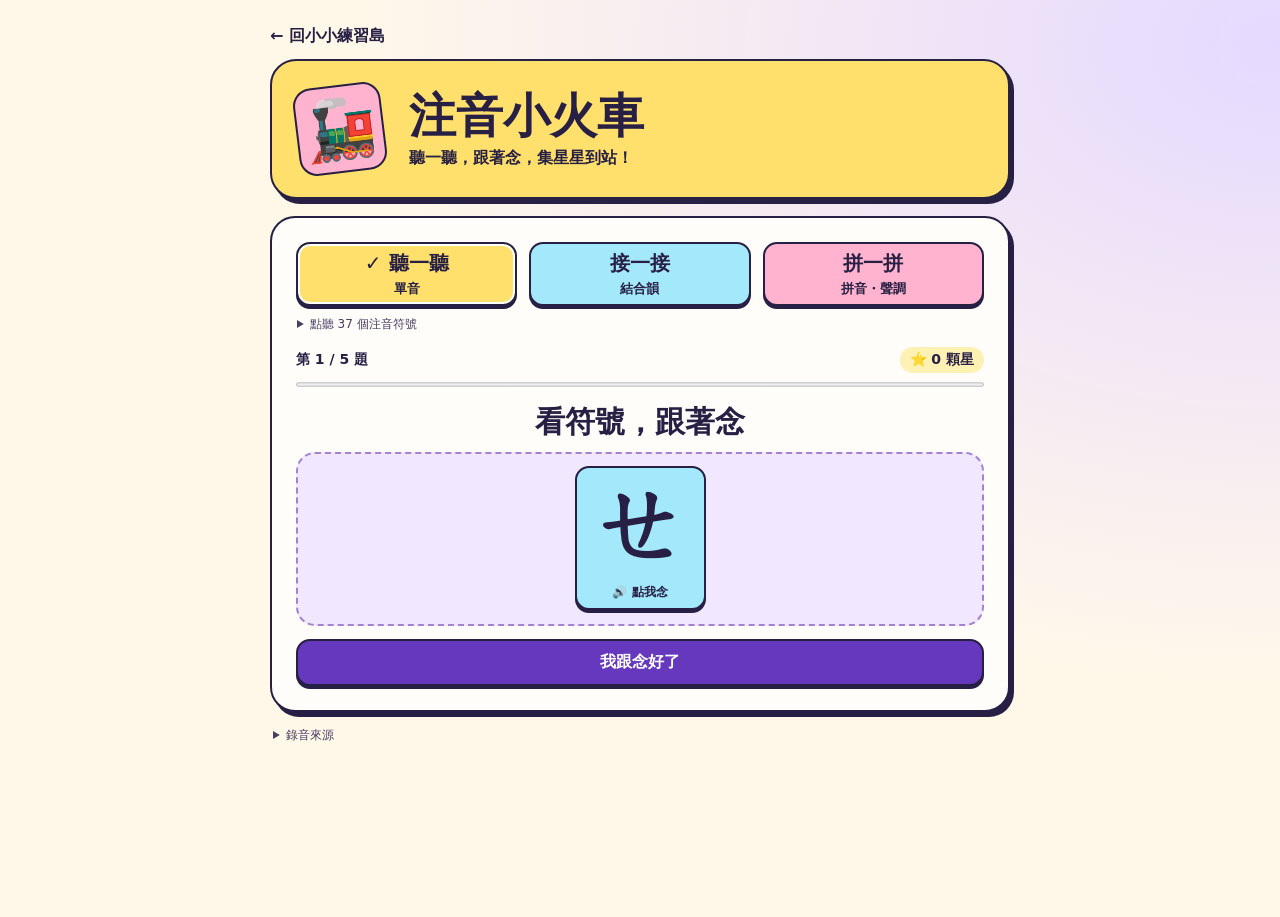
<file: zhuyin.html>
<!doctype html>
<html lang="zh-Hant-TW">
<head>
<meta charset="utf-8">
<meta name="viewport" content="width=device-width, initial-scale=1">
<meta name="theme-color" content="#fff8e9">
<meta name="description" content="跟著注音小火車，聽單音、接結合韻、練拼音和聲調。">
<title>注音小火車｜小小練習島</title>
<style>
:root {
  color-scheme: light;
  --ink: #272044;
  --paper: #fff8e9;
  --yellow: #ffe06c;
  --mint: #b0f1ce;
  --blue: #a3e8fb;
  --pink: #ffb3ce;
  --purple: #6538bd;
}
* { box-sizing: border-box; }
body {
  margin: 0;
  min-height: 100vh;
  font-family: ui-rounded, "PingFang TC", "Microsoft JhengHei", system-ui, sans-serif;
  color: var(--ink);
  background: radial-gradient(ellipse at 100% 5%, #e5d9ff, transparent 52%), var(--paper);
}
main { width: min(100% - 24px, 740px); margin: 17px auto 30px; }
a { color: inherit; }
h1, h2, p { margin: 0; }
button {
  color: inherit;
  font: inherit;
  font-weight: 850;
  border: 2px solid var(--ink);
  border-radius: 14px;
  min-height: 47px;
  background: #fffdf9;
  padding: 6px 12px;
}
button { cursor: pointer; touch-action: manipulation; }
button:active:not(:disabled) { transform: translateY(2px); }
a:focus-visible, button:focus-visible, [tabindex="-1"]:focus-visible {
  outline: 3px dashed var(--purple);
  outline-offset: 3px;
}
.back { display: inline-block; padding: 9px 0; font-weight: 850; text-decoration: none; }
.hero {
  display: flex;
  align-items: center;
  gap: clamp(12px, 4vw, 25px);
  padding: clamp(14px, 4vw, 24px);
  margin: 3px 0 17px;
  border: 2px solid var(--ink);
  border-radius: 26px;
  box-shadow: 4px 5px 0 var(--ink);
  background: var(--yellow);
}
.hero-art {
  display: grid;
  place-items: center;
  width: clamp(51px, 15vw, 88px);
  aspect-ratio: 1;
  border: 2px solid var(--ink);
  border-radius: 18px;
  background: var(--pink);
  font-size: clamp(33px, 9vw, 58px);
  transform: rotate(-7deg);
  flex-shrink: 0;
}
.hero h1 { font-size: clamp(29px, 7vw, 47px); font-weight: 950; line-height: 1.14; }
.hero p { font-size: clamp(13px, 3.3vw, 16px); margin-top: 5px; font-weight: 750; }
.game {
  border: 2px solid var(--ink);
  border-radius: 25px;
  padding: clamp(12px, 3.5vw, 24px);
  background: #fffdfa;
  box-shadow: 4px 5px 0 var(--ink);
}
.stages {
  display: grid;
  grid-template-columns: repeat(3, minmax(0, 1fr));
  gap: clamp(5px, 2vw, 12px);
}
.stage {
  display: grid;
  place-content: center;
  gap: 3px;
  min-height: 62px;
  padding-inline: 2px;
  box-shadow: 0 3px 0 var(--ink);
}
.stage strong { font-size: clamp(15px, 4.4vw, 20px); }
.stage small { font-size: clamp(11px, 2.8vw, 13px); }
.stage-y { background: var(--yellow); }
.stage-b { background: var(--blue); }
.stage-p { background: var(--pink); }
.stage[aria-pressed="true"] { box-shadow: inset 0 0 0 2px white, 0 3px 0 var(--ink); }
.stage[aria-pressed="true"] strong::before { content: "✓ "; }
.symbol-guide { margin: 10px 1px; }
.guide-buttons { display: flex; flex-wrap: wrap; gap: 5px; margin-top: 7px; }
.guide-buttons button { min-width: 44px; font-size: 25px; padding-inline: 8px; background: var(--blue); }
.status { display: flex; flex-wrap: wrap; align-items: center; justify-content: space-between; gap: 6px; margin: 14px 0 7px; font-weight: 850; font-size: 14px; }
#stars { border-radius: 99px; padding: 4px 10px; background: #fff0b4; }
progress { display: block; width: 100%; height: 9px; accent-color: var(--purple); }
.lesson, .quiz, .finished { text-align: center; margin-top: 13px; }
h2 { font-size: clamp(23px, 6vw, 30px); font-weight: 950; margin-bottom: 9px; }
.platform {
  padding: 12px 8px 14px;
  border: 2px dashed #a282d1;
  border-radius: 19px;
  background: #f1e8ff;
  min-height: 124px;
}
.cars { display: flex; align-items: center; justify-content: center; flex-wrap: wrap; gap: 7px; }
.car {
  background: var(--blue);
  min-width: 65px;
  padding: 3px 12px 7px;
  box-shadow: 0 3px 0 var(--ink);
}
.car:nth-of-type(2) { background: var(--pink); }
.car:nth-of-type(3) { background: var(--yellow); }
.car span { display: block; font-size: clamp(30px, 9vw, 52px); font-weight: 850; line-height: 1.25; }
.car small { font-size: 12px; }
.car.single { min-width: 108px; padding-inline: 19px; }
.car.single span { font-size: clamp(55px, 16vw, 88px); }
.coupler { font-weight: 950; }
.model { display: flex; align-items: center; justify-content: center; flex-wrap: wrap; gap: 7px; margin-top: 12px; }
.listen { background: var(--mint); }
.prompt-audio { width: min(100%, 310px); background: var(--yellow); font-size: 19px; margin: 8px 0; }
.example { margin-top: 8px; font-size: 21px; font-weight: 850; }
.example span { font-weight: 950; }
.answers { display: grid; grid-template-columns: repeat(3, minmax(0,1fr)); gap: 7px; margin-top: 9px; }
.answer {
  padding-inline: 1px;
  min-height: 68px;
  background: var(--pink);
  font-size: clamp(20px, 6.8vw, 38px);
  box-shadow: 0 3px 0 var(--ink);
}
.answer:nth-child(2) { background: var(--blue); }
.answer:nth-child(3) { background: var(--yellow); }
.answer.wrong { background: #f4edf3; text-decoration: line-through; color: #604d64; }
.answer.correct { background: var(--mint); }
.primary { width: 100%; color: white; background: var(--purple); margin-top: 13px; box-shadow: 0 3px 0 var(--ink); }
.message { min-height: 1.5em; margin-top: 10px; font-weight: 850; }
.audio-note { margin-top: 7px; text-align: center; font-size: 13px; }
.trophy { font-size: 56px; }
details { margin: 15px 3px 0; font-size: 12px; color: #4a3e62; }
details p { margin-top: 6px; line-height: 1.5; }
[hidden] { display: none !important; }
</style>
<script src="./zhuyin-audio.js" defer></script>
<script src="./zhuyin.js?v=all-symbols" defer></script>
</head>
<body>
<main>
  <a class="back" href="./learn.html">← 回小小練習島</a>
  <header class="hero">
    <span class="hero-art" aria-hidden="true">🚂</span>
    <div><h1>注音小火車</h1><p>聽一聽，跟著念，集星星到站！</p></div>
  </header>
  <section class="game" aria-label="注音練習">
    <div class="stages" role="group" aria-label="選擇關卡">
      <button class="stage stage-y" type="button" data-stage="single" aria-pressed="true"><strong>聽一聽</strong><small>單音</small></button>
      <button class="stage stage-b" type="button" data-stage="blend" aria-pressed="false"><strong>接一接</strong><small>結合韻</small></button>
      <button class="stage stage-p" type="button" data-stage="spell" aria-pressed="false"><strong>拼一拼</strong><small>拼音・聲調</small></button>
    </div>
    <details class="symbol-guide" id="symbol-guide">
      <summary>點聽 37 個注音符號</summary>
      <div class="guide-buttons" id="guide-buttons"></div>
    </details>
    <div class="status"><span id="round"></span><span id="stars"></span></div>
    <progress id="progress" aria-label="到站進度" value="0" max="5"></progress>

    <div class="lesson" id="lesson">
      <h2 id="lesson-title" tabindex="-1">看符號，跟著念</h2>
      <div class="platform">
        <div class="cars" id="cars"></div>
        <div class="model" id="model" hidden></div>
        <p class="example" id="example" hidden></p>
      </div>
      <button class="primary" type="button" id="ready">我跟念好了</button>
    </div>

    <div class="quiz" id="quiz" hidden>
      <h2 id="quiz-title" tabindex="-1">聽聲音，選一個</h2>
      <button class="prompt-audio" type="button" id="hear">🔊 再聽一次</button>
      <div class="answers" id="answers" role="group" aria-label="選答案"></div>
      <p class="message" id="feedback" role="status"></p>
    </div>

    <div class="finished" id="finished" hidden>
      <span class="trophy" aria-hidden="true">🚉</span>
      <h2 id="finish-title" tabindex="-1">小火車到站了！</h2>
      <p>你收集了 5 顆星 ⭐</p>
      <button class="primary" type="button" id="again">再玩一次</button>
    </div>
    <audio id="recording" preload="none" hidden></audio>
    <p class="audio-note" id="audio-note" role="status" hidden></p>
    <noscript>請開啟 JavaScript 開始玩。</noscript>
  </section>
  <details>
    <summary>錄音來源</summary>
    <p>單音錄音：中華民國教育部《國語注音符號手冊》（2017），<a href="https://language.moe.gov.tw/001/Upload/files/site_content/M0001/juyin/">開放素材</a>，<a href="https://creativecommons.org/licenses/by/4.0/">CC BY 4.0</a>。本站轉為 MP3。</p>
    <p>結合韻與拼音示例：中華民國教育部（Ministry of Education, R.O.C.）<a href="https://dict.concised.moe.edu.tw/">《國語辭典簡編本》</a>（版本 2014_20260929），使用 <a href="https://language.moe.gov.tw/001/Upload/Files/site_content/M0001/respub/dict_concised_download.html">原始單字音檔</a>。<a href="./zhuyin-audio-license.pdf">授權使用說明（CC BY-ND 3.0 TW）</a>。</p>
  </details>
</main>
</body>
</html>
</file>
<file: island-practice.css>
:root{color-scheme:light;--ink:#223b37;--paper:#fffaf0;--mint:#e0f5d0;--purple:#eae2ff;--teal:#205849;--line:#c6d4c7;--yellow:#ffe38c}
*{box-sizing:border-box}
body{margin:0;min-height:100vh;background:var(--paper);color:var(--ink);font-family:ui-rounded,"PingFang TC","Microsoft JhengHei",system-ui,sans-serif;line-height:1.45}
.wrap{width:min(100% - 28px,1000px);margin-inline:auto}
h1,h2,h3,p{margin:0}
h1{font-size:clamp(34px,8vw,64px);font-weight:950;line-height:1.08}
h2{font-size:clamp(21px,4.7vw,30px);font-weight:900}
a{color:inherit}
a:focus-visible,button:focus-visible,input:focus-visible,summary:focus-visible,[tabindex="-1"]:focus-visible{outline:3px dashed #6744b7;outline-offset:3px}
.nav{min-height:67px;display:flex;justify-content:space-between;align-items:center;gap:8px}
.nav a{font-weight:800;text-decoration:none}
.nav nav{display:flex;gap:4px}
.nav nav a{padding:7px 11px;border-radius:12px}
.nav nav [aria-current]{background:var(--mint);outline:1px solid var(--teal)}
.brand{font-size:clamp(15px,4vw,20px)}
.landing{background:var(--mint);border:1px solid #a5c5a6;border-radius:28px;padding:clamp(20px,6vw,48px);min-height:255px;display:grid;grid-template-columns:1.25fr 1fr;align-items:center;gap:10px}
.landing p,.book-header p{margin:9px 0 12px;font-weight:700}
.cover-art{position:relative;height:160px;min-width:120px}
.cover-art div{position:absolute;display:grid;place-items:center;border:2px solid var(--ink);border-radius:18px;box-shadow:3px 4px 0 #223b3770;font-size:clamp(23px,6vw,52px);font-weight:900}
.art-math{left:6%;top:8px;background:var(--yellow);width:52%;height:62%;transform:rotate(-12deg)}
.art-english{right:3%;bottom:8px;background:var(--purple);width:53%;height:62%;transform:rotate(11deg)}
.art-pencil{right:5%;top:-9px;background:#fffdf7;width:33%;height:47%;transform:rotate(14deg)}
.daily{display:grid;grid-template-columns:1.4fr 1fr;align-items:center;gap:12px;background:#fffdf7;border:1px solid var(--line);border-radius:18px;padding:13px 15px;margin:17px 0 25px}
.daily p{font-size:14px;margin-top:4px}
progress{width:100%;height:12px;accent-color:var(--teal)}
.routes,.games,.units{display:grid;gap:10px;margin-top:10px}
.routes,.units{grid-template-columns:repeat(2,minmax(0,1fr))}
.route,.game-card,.unit{border-radius:18px;border:1px solid #a9b9ad;padding:clamp(10px,3vw,20px);display:grid;align-content:start;gap:5px;text-decoration:none;color:var(--ink)}
.route{grid-template-columns:auto 1fr;align-items:center;gap:3px 11px}
.route strong{font-size:clamp(17px,4.7vw,25px)}
.route span:not(.stamp){grid-column:2;font-size:clamp(12px,3vw,17px)}
.route-action{font-weight:900;margin-top:4px}
.route.math{background:#ffecc1}.route.literacy{background:#eae2ff}
.stamp{grid-row:span 3;display:grid;place-items:center;aspect-ratio:1;width:clamp(32px,9vw,67px);background:#ffffffbd;border-radius:14px;font-size:clamp(19px,5.5vw,36px);font-weight:950}
.separate{margin:25px 0 38px}
.games{grid-template-columns:repeat(4,minmax(0,1fr))}
.game-card{background:#fffefa;line-height:1.25}
.game-card span{font-size:30px}.game-card small{color:#52655a}
.book{max-width:760px;margin-bottom:35px}
.book-header{background:var(--mint);border:1px solid #a5c5a6;border-radius:23px;padding:18px;margin-bottom:13px}
.book-header h1{font-size:clamp(30px,6vw,47px)}
.book-header p{margin-bottom:0}
button,.button,input{min-height:45px;border-radius:12px;border:1px solid var(--line);font:inherit;color:inherit}
button,.button{display:inline-flex;align-items:center;justify-content:center;padding:7px 13px;background:#fffefb;text-decoration:none;font-weight:850;cursor:pointer;touch-action:manipulation}
button:active:not(:disabled),.button:active{transform:translateY(1px)}
button:disabled{cursor:default;opacity:.65}
.primary{background:var(--teal);color:white;border-color:var(--teal)}
.warn{background:var(--yellow);border-color:#ccaf5d}
.unit{display:grid;text-align:left;justify-content:stretch;background:#fffdf8}
.unit strong{font-size:18px}.unit small{font-weight:550}
.unit[aria-pressed="true"]{border-color:var(--teal);background:var(--mint);box-shadow:inset 0 0 0 1px var(--teal)}
.paper{margin-top:13px;background:#fffefa;border:1px solid var(--line);border-radius:20px;padding:clamp(12px,4vw,24px)}
.paper-top{display:flex;align-items:center;justify-content:space-between;font-weight:850}
#timer{font-variant-numeric:tabular-nums;background:var(--mint);padding:3px 9px;border-radius:9px}
#question{margin:11px 0 4px;overflow-wrap:anywhere}
#hint{min-height:1.45em}
#listen,#advance{margin-top:7px}
#visual{margin-top:7px;letter-spacing:.1em;font-size:clamp(16px,4.7vw,28px);overflow-wrap:anywhere}
details{margin-top:12px}
summary{font-weight:850;cursor:pointer}
.writing-frame{position:relative;border:1px solid #bfcfe0;border-radius:12px;overflow:hidden;margin-top:6px;background:linear-gradient(to bottom,transparent 31%,#b7cde2 32%,transparent 33%,transparent 59%,#97b5d1 60%,transparent 61%,transparent 82%,#da5263 83%,transparent 84%),#fffdfa}
canvas{display:block;width:100%;height:clamp(90px,25vw,150px);touch-action:none}
.writing-tools{display:flex;align-items:center;justify-content:space-between;gap:8px;margin-top:7px}
.writing-tools button{flex-shrink:0}
#answer-form,.choices{margin-top:12px}
.answer-row{display:flex;gap:8px;margin-top:4px}
input{background:white;padding:8px 10px;width:100%;min-width:0}
.choices{display:grid;grid-template-columns:repeat(3,minmax(0,1fr));gap:6px}
.choices button{overflow-wrap:anywhere;background:var(--purple)}
#feedback:not(:empty){margin-top:8px;font-weight:850}
#feedback[data-kind=wrong]{color:#963a42}
#feedback[data-kind=right]{color:#215948}
.results p{margin:7px 0 11px}
[hidden]{display:none!important}
@media(max-width:570px){.games{grid-template-columns:repeat(2,minmax(0,1fr))}.landing{min-height:0;padding:16px;grid-template-columns:1.2fr 1fr}.cover-art{height:112px}.routes{gap:7px}.daily{grid-template-columns:1fr}.route{grid-template-columns:1fr}.route span:not(.stamp),.stamp{grid-column:auto;grid-row:auto}.art-pencil{top:-4px}}
</file>
